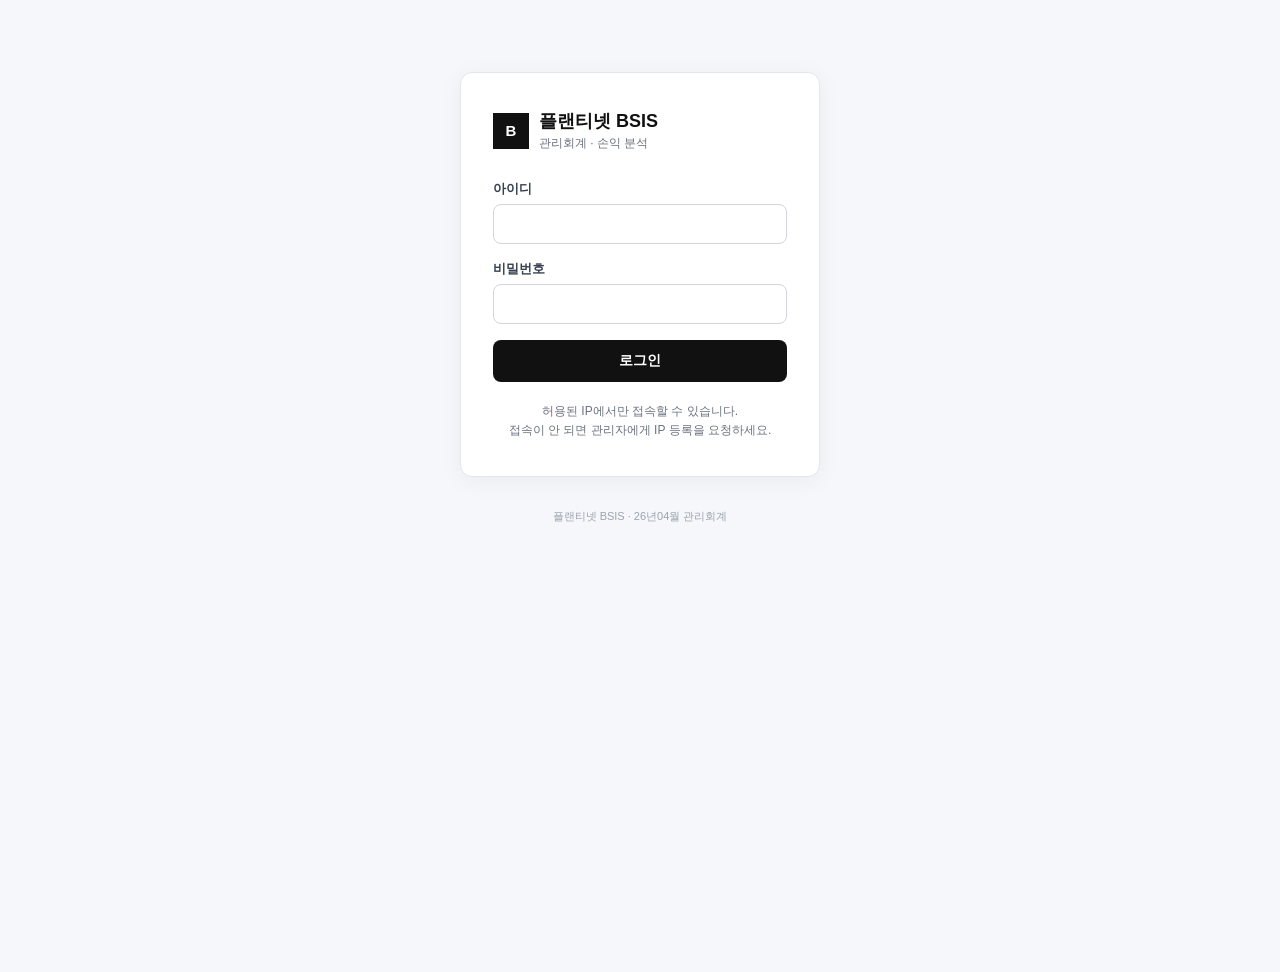
<file: index.html>
<!DOCTYPE html>
<html lang="ko">
<head>
<meta charset="UTF-8">
<meta http-equiv="refresh" content="0;url=/dashboard">
<title>플랜티넷 BSIS</title>
<script>location.replace('/dashboard');</script>
</head>
<body></body>
</html>
</file>
<file: assets/shell.css>
.site-hdr{position:sticky;top:0;z-index:100;border-bottom:1px solid #e8eaed;background:#fff}
.site-hdr-inner{max-width:1280px;margin:0 auto;display:flex;flex-wrap:wrap;align-items:center;justify-content:space-between;gap:12px;padding:12px 20px}
.site-brand{display:flex;align-items:center;gap:10px;text-decoration:none;color:inherit}
.site-logo{width:32px;height:32px;background:#111;color:#fff;display:flex;align-items:center;justify-content:center;font-size:13px;font-weight:700;flex-shrink:0}
.site-brand-title{font-size:14px;font-weight:700;letter-spacing:-.02em;line-height:1.2}
.site-brand-sub{font-size:11px;color:#6b7280}
.site-nav{display:flex;flex-wrap:wrap;align-items:center;gap:20px}
.site-nav a{border-bottom:2px solid transparent;padding-bottom:2px;font-size:14px;font-weight:500;color:#6b7280;text-decoration:none;transition:color .15s,border-color .15s}
.site-nav a:hover{color:#111}
.site-nav a.active{color:#111;border-bottom-color:#111}
.nav-dd{position:relative}
.nav-dd-btn{display:inline-flex;align-items:center;gap:4px;padding:8px 14px;font-size:13px;font-weight:600;color:#fff;background:#111;border:none;border-radius:6px;cursor:pointer;font-family:inherit}
.nav-dd-btn:hover{background:#333}
.nav-dd-menu{display:none;position:absolute;right:0;top:calc(100% + 6px);min-width:200px;background:#fff;border:1px solid #e8eaed;border-radius:8px;box-shadow:0 8px 24px rgba(0,0,0,.08);padding:6px;z-index:200}
.nav-dd.open .nav-dd-menu{display:block}
.nav-dd-menu a{display:block;padding:10px 12px;border-radius:6px;font-size:13px;font-weight:500;color:#374151;text-decoration:none}
.nav-dd-menu a:hover{background:#f3f4f6;color:#111}
.nav-dd-menu a.current{background:#eff6ff;color:#2563eb}
.nav-logout{margin-left:8px;padding:8px 12px;font-size:13px;font-weight:500;color:#6b7280;background:transparent;border:1px solid #e2e6ed;border-radius:6px;cursor:pointer;font-family:inherit}
.nav-logout:hover{color:#111;border-color:#9ca3af}
.site-main{min-height:calc(100vh - 120px)}
.site-footer{border-top:1px solid #e8eaed;padding:24px 20px;text-align:center;font-size:12px;color:#9ca3af}
</file>
